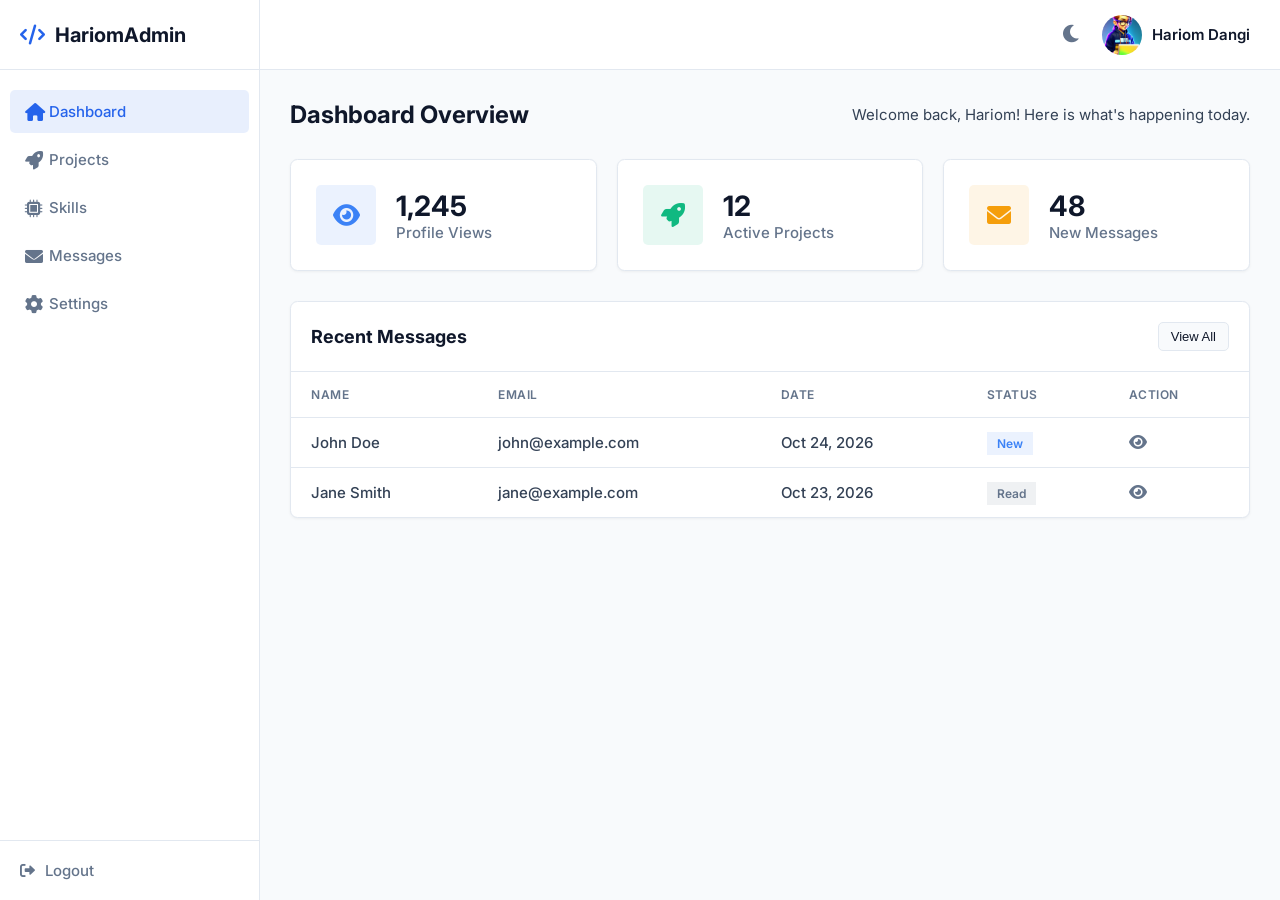
<file: admin.html>
<!DOCTYPE html>
<html lang="en">
<head>
    <meta charset="UTF-8" />
    <meta name="viewport" content="width=device-width, initial-scale=1.0" />
    <title>Admin Dashboard | Hariom Dangi</title>

    <!-- Font Awesome 6 (Free) -->
    <link rel="stylesheet" href="https://cdnjs.cloudflare.com/ajax/libs/font-awesome/6.0.0-beta3/css/all.min.css" />
    
    <!-- Admin Stylesheet -->
    <link rel="stylesheet" href="./admin.css" />
</head>
<body>
    
    <!-- Sidebar -->
    <aside class="sidebar" id="sidebar">
        <div class="sidebar-header">
            <a href="index.html" class="logo"><i class="fas fa-code"></i> HariomAdmin</a>
            <i class="fas fa-times" id="close-sidebar"></i>
        </div>
        <ul class="nav-links">
            <li><a href="#" class="active" data-target="dashboard"><i class="fas fa-home"></i> Dashboard</a></li>
            <li><a href="#" data-target="projects"><i class="fas fa-rocket"></i> Projects</a></li>
            <li><a href="#" data-target="skills"><i class="fas fa-microchip"></i> Skills</a></li>
            <li><a href="#" data-target="messages"><i class="fas fa-envelope"></i> Messages</a></li>
            <li><a href="#" data-target="settings"><i class="fas fa-cog"></i> Settings</a></li>
        </ul>
        <div class="sidebar-footer">
            <a href="index.html"><i class="fas fa-sign-out-alt"></i> Logout</a>
        </div>
    </aside>

    <!-- Main Content -->
    <main class="main-content">
        <!-- Top Navbar -->
        <header class="topbar">
            <div class="menu-toggle" id="menu-toggle">
                <i class="fas fa-bars"></i>
            </div>
            <div class="topbar-right">
                <button class="theme-toggle" id="theme-toggle" aria-label="Toggle Dark Mode">
                    <i class="fas fa-moon"></i>
                </button>
                <div class="profile">
                    <img src="./assets/images/imgg.avif" alt="Admin" />
                    <span>Hariom Dangi</span>
                </div>
            </div>
        </header>

        <!-- Dynamic Page Content -->
        <div class="content-wrapper" id="content-wrapper">
            
            <!-- Section: Dashboard -->
            <section id="dashboard" class="admin-section active">
                <div class="section-title">
                    <h2>Dashboard Overview</h2>
                    <p>Welcome back, Hariom! Here is what's happening today.</p>
                </div>

                <div class="stats-grid">
                    <div class="stat-card">
                        <div class="stat-icon" style="color: #3b82f6; background: rgba(59, 130, 246, 0.1);"><i class="fas fa-eye"></i></div>
                        <div class="stat-info">
                            <h3>1,245</h3>
                            <p>Profile Views</p>
                        </div>
                    </div>
                    <div class="stat-card">
                        <div class="stat-icon" style="color: #10b981; background: rgba(16, 185, 129, 0.1);"><i class="fas fa-rocket"></i></div>
                        <div class="stat-info">
                            <h3>12</h3>
                            <p>Active Projects</p>
                        </div>
                    </div>
                    <div class="stat-card">
                        <div class="stat-icon" style="color: #f59e0b; background: rgba(245, 158, 11, 0.1);"><i class="fas fa-envelope"></i></div>
                        <div class="stat-info">
                            <h3>48</h3>
                            <p>New Messages</p>
                        </div>
                    </div>
                </div>

                <div class="dashboard-tables">
                    <div class="panel">
                        <div class="panel-header">
                            <h3>Recent Messages</h3>
                            <button class="btn btn-sm">View All</button>
                        </div>
                        <div class="table-responsive">
                            <table>
                                <thead>
                                    <tr>
                                        <th>Name</th>
                                        <th>Email</th>
                                        <th>Date</th>
                                        <th>Status</th>
                                        <th>Action</th>
                                    </tr>
                                </thead>
                                <tbody>
                                    <tr>
                                        <td>John Doe</td>
                                        <td>john@example.com</td>
                                        <td>Oct 24, 2026</td>
                                        <td><span class="badge badge-new">New</span></td>
                                        <td><button class="btn-icon"><i class="fas fa-eye"></i></button></td>
                                    </tr>
                                    <tr>
                                        <td>Jane Smith</td>
                                        <td>jane@example.com</td>
                                        <td>Oct 23, 2026</td>
                                        <td><span class="badge badge-read">Read</span></td>
                                        <td><button class="btn-icon"><i class="fas fa-eye"></i></button></td>
                                    </tr>
                                </tbody>
                            </table>
                        </div>
                    </div>
                </div>
            </section>

            <!-- Section: Projects -->
            <section id="projects" class="admin-section">
                <div class="section-title">
                    <h2>Manage Projects</h2>
                </div>
                
                <!-- Add Project Form -->
                <div class="panel" style="margin-bottom: 3rem; padding: 2rem;">
                    <h3 style="margin-bottom: 1.5rem; color: var(--text-dark);">Add New Project</h3>
                    <form id="add-project-form" class="admin-form" style="padding: 0;">
                        <div class="form-group">
                            <label>Title</label>
                            <input type="text" name="title" required />
                        </div>
                        <div class="form-group">
                            <label>Tag (e.g., Laravel, MERN)</label>
                            <input type="text" name="tag" required />
                        </div>
                        <div class="form-group">
                            <label>Tech Stack (comma separated)</label>
                            <input type="text" name="techStack" required />
                        </div>
                        <div class="form-group">
                            <label>Live Link</label>
                            <input type="url" name="link" />
                        </div>
                        <button type="submit" class="btn btn-primary">Save Project</button>
                    </form>
                </div>

                <div class="panel">
                    <div class="table-responsive">
                        <table>
                            <thead>
                                <tr>
                                    <th>Title</th>
                                    <th>Tag</th>
                                    <th>Tech Stack</th>
                                    <th>Actions</th>
                                </tr>
                            </thead>
                            <tbody>
                                <!-- Loaded via JS -->
                            </tbody>
                        </table>
                    </div>
                </div>
            </section>

            <!-- Section: Skills -->
            <section id="skills" class="admin-section">
                <div class="section-title">
                    <h2>Manage Skills</h2>
                </div>
                
                <!-- Add Skill Form -->
                <div class="panel" style="margin-bottom: 3rem; padding: 2rem;">
                    <h3 style="margin-bottom: 1.5rem; color: var(--text-dark);">Add New Skill</h3>
                    <form id="add-skill-form" class="admin-form" style="padding: 0; display: flex; gap: 2rem; align-items: flex-end;">
                        <div class="form-group" style="flex: 1; margin: 0;">
                            <label>Skill Name</label>
                            <input type="text" name="name" required />
                        </div>
                        <div class="form-group" style="flex: 1; margin: 0;">
                            <label>Icon URL (SVG/PNG)</label>
                            <input type="url" name="icon" required />
                        </div>
                        <button type="submit" class="btn btn-primary">Add</button>
                    </form>
                </div>

                <div class="skills-admin-grid">
                    <!-- Skills will be loaded here via JS -->
                </div>
            </section>
            
            <!-- Section: Messages -->
            <section id="messages" class="admin-section">
                <div class="section-title">
                    <h2>Messages Inbox</h2>
                </div>
                <div class="panel">
                    <p style="padding: 3rem; text-align: center; color: var(--text-muted);">Inbox is empty or loading...</p>
                </div>
            </section>

            <!-- Section: Settings -->
            <section id="settings" class="admin-section">
                <div class="section-title">
                    <h2>Settings</h2>
                </div>
                <div class="panel" style="max-width: 60rem;">
                    <form class="admin-form">
                        <div class="form-group">
                            <label>Admin Name</label>
                            <input type="text" value="Hariom Dangi" />
                        </div>
                        <div class="form-group">
                            <label>Email Address</label>
                            <input type="email" value="hariomdangi266@gmail.com" />
                        </div>
                        <div class="form-group">
                            <label>New Password</label>
                            <input type="password" placeholder="Leave blank to keep current" />
                        </div>
                        <button type="submit" class="btn btn-primary">Save Changes</button>
                    </form>
                </div>
            </section>

        </div>
    </main>

    <script src="./admin.js"></script>
</body>
</html>
</file>
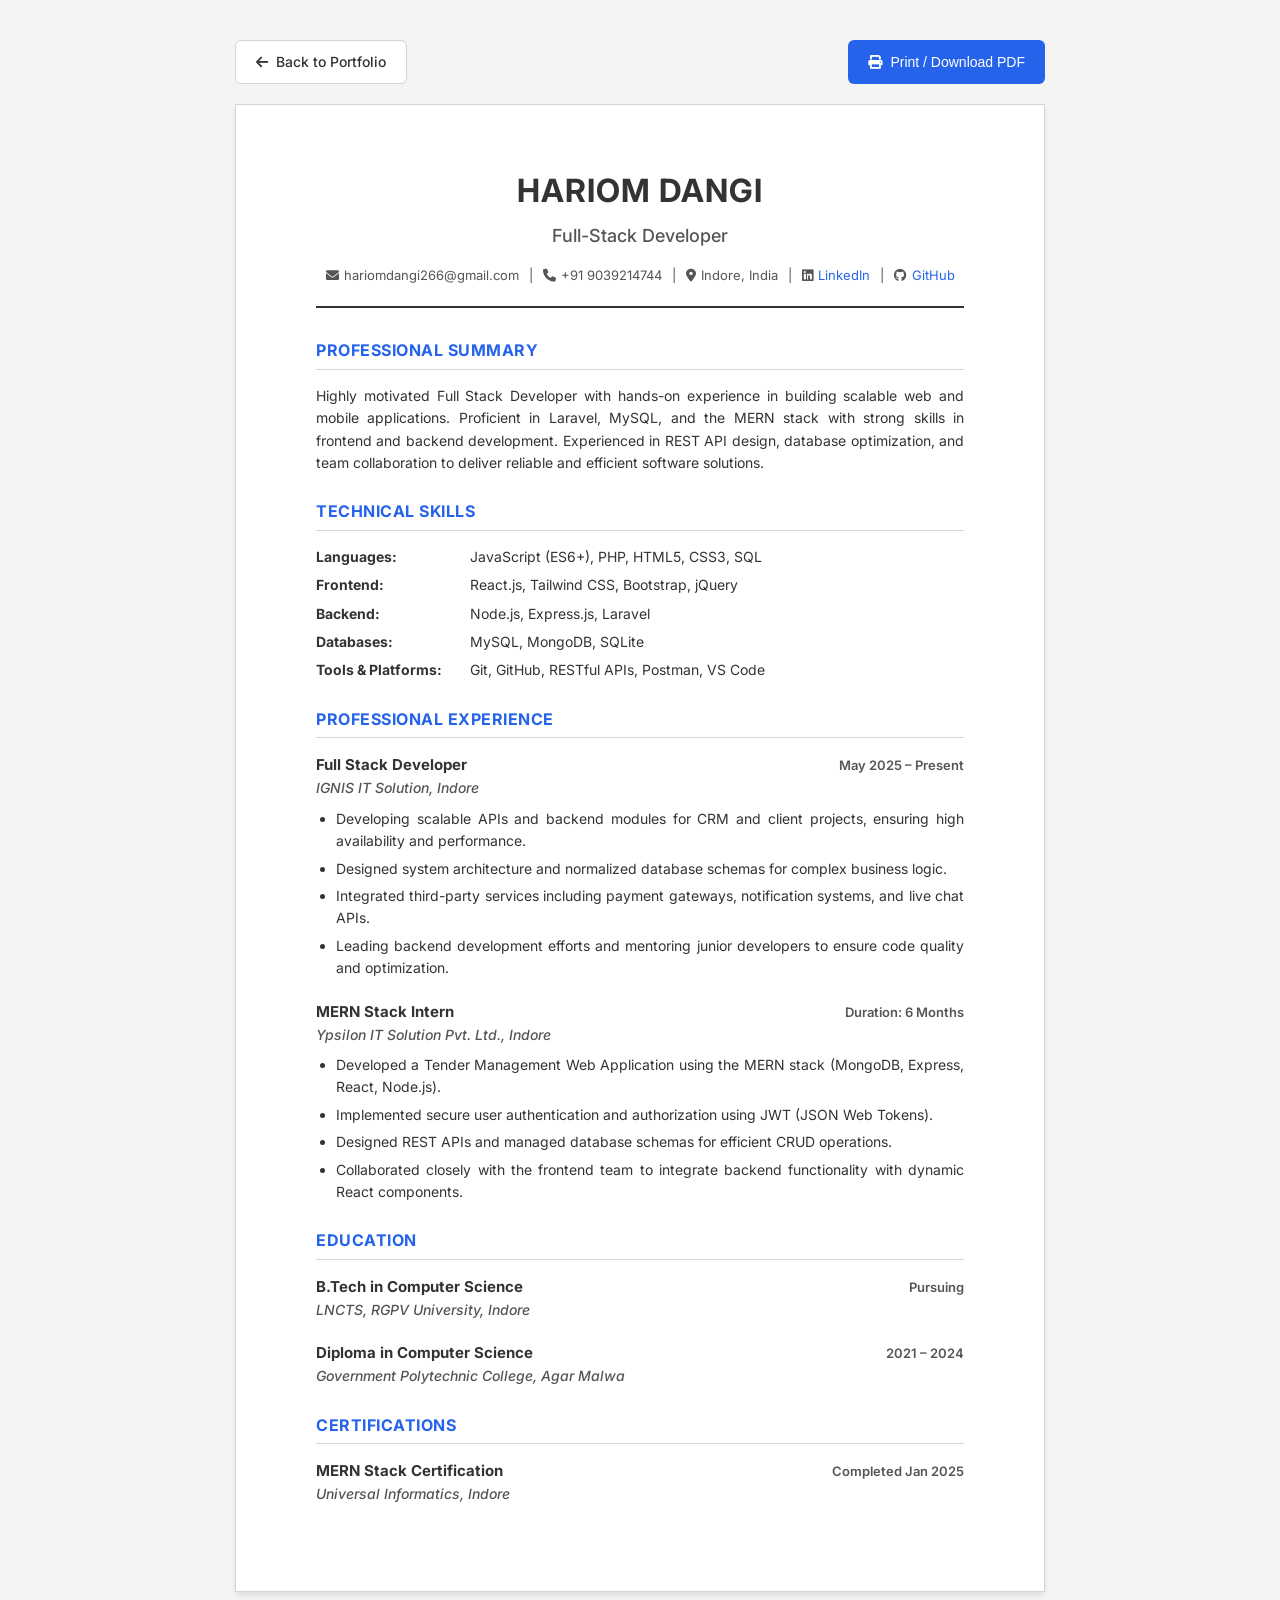
<file: resume.html>
<!DOCTYPE html>
<html lang="en">

<head>
    <meta charset="UTF-8" />
    <meta name="viewport" content="width=device-width, initial-scale=1.0" />
    <meta name="description" content="Hariom Dangi - Full-Stack Developer Resume" />
    <title>Hariom Dangi - Resume</title>

    <!-- Font Awesome -->
    <link rel="stylesheet" href="https://cdnjs.cloudflare.com/ajax/libs/font-awesome/6.0.0-beta3/css/all.min.css" />

    <!-- Resume Styles -->
    <link rel="stylesheet" href="./resume.css" />
</head>

<body>

    <div class="resume-container">
        <!-- Actions -->
        <div class="resume-actions no-print">
            <a href="index.html" class="btn btn-outline"><i class="fas fa-arrow-left"></i> Back to Portfolio</a>
            <button onclick="window.print()" class="btn btn-primary"><i class="fas fa-print"></i> Print / Download
                PDF</button>
        </div>

        <!-- Resume Content (ATS Friendly) -->
        <div class="resume-document">

            <header class="resume-header">
                <h1>Hariom Dangi</h1>
                <h2>Full-Stack Developer</h2>
                <div class="contact-info">
                    <span><i class="fas fa-envelope"></i> hariomdangi266@gmail.com</span> |
                    <span><i class="fas fa-phone"></i> +91 9039214744</span> |
                    <span><i class="fas fa-map-marker-alt"></i> Indore, India</span> |
                    <span><i class="fab fa-linkedin"></i> <a
                            href="https://www.linkedin.com/in/hariom-dangi-2a5a51325">LinkedIn</a></span> |
                    <span><i class="fab fa-github"></i> <a href="https://github.com/hariom903">GitHub</a></span>
                </div>
            </header>

            <section class="resume-section">
                <h3 class="section-title">Professional Summary</h3>
                <p class="summary-text">
                    Highly motivated Full Stack Developer with hands-on experience in building scalable web and mobile
                    applications. Proficient in Laravel, MySQL, and the MERN stack with strong skills in frontend and
                    backend development. Experienced in REST API design, database optimization, and team collaboration
                    to deliver reliable and efficient software solutions.
                </p>
            </section>

            <section class="resume-section">
                <h3 class="section-title">Technical Skills</h3>
                <ul class="skills-list">
                    <li><strong>Languages:</strong> JavaScript (ES6+), PHP, HTML5, CSS3, SQL</li>
                    <li><strong>Frontend:</strong> React.js, Tailwind CSS, Bootstrap, jQuery</li>
                    <li><strong>Backend:</strong> Node.js, Express.js, Laravel</li>
                    <li><strong>Databases:</strong> MySQL, MongoDB, SQLite</li>
                    <li><strong>Tools & Platforms:</strong> Git, GitHub, RESTful APIs, Postman, VS Code</li>
                </ul>
            </section>

            <section class="resume-section">
                <h3 class="section-title">Professional Experience</h3>

                <article class="experience-item">
                    <div class="item-header">
                        <div class="item-title-group">
                            <h4 class="job-title">Full Stack Developer</h4>
                            <span class="company-name">IGNIS IT Solution, Indore</span>
                        </div>
                        <div class="item-date">May 2025 – Present</div>
                    </div>
                    <ul class="experience-details">
                        <li>Developing scalable APIs and backend modules for CRM and client projects, ensuring high
                            availability and performance.</li>
                        <li>Designed system architecture and normalized database schemas for complex business logic.
                        </li>
                        <li>Integrated third-party services including payment gateways, notification systems, and live
                            chat APIs.</li>
                        <li>Leading backend development efforts and mentoring junior developers to ensure code quality
                            and optimization.</li>
                    </ul>
                </article>

                <article class="experience-item">
                    <div class="item-header">
                        <div class="item-title-group">
                            <h4 class="job-title">MERN Stack Intern</h4>
                            <span class="company-name">Ypsilon IT Solution Pvt. Ltd., Indore</span>
                        </div>
                        <div class="item-date">Duration: 6 Months</div>
                    </div>
                    <ul class="experience-details">
                        <li>Developed a Tender Management Web Application using the MERN stack (MongoDB, Express, React,
                            Node.js).</li>
                        <li>Implemented secure user authentication and authorization using JWT (JSON Web Tokens).</li>
                        <li>Designed REST APIs and managed database schemas for efficient CRUD operations.</li>
                        <li>Collaborated closely with the frontend team to integrate backend functionality with dynamic
                            React components.</li>
                    </ul>
                </article>
            </section>

            <section class="resume-section">
                <h3 class="section-title">Education</h3>

                <article class="education-item">
                    <div class="item-header">
                        <div class="item-title-group">
                            <h4 class="degree">B.Tech in Computer Science</h4>
                            <span class="school">LNCTS, RGPV University, Indore</span>
                        </div>
                        <div class="item-date">Pursuing</div>
                    </div>
                </article>

                <article class="education-item">
                    <div class="item-header">
                        <div class="item-title-group">
                            <h4 class="degree">Diploma in Computer Science</h4>
                            <span class="school">Government Polytechnic College, Agar Malwa</span>
                        </div>
                        <div class="item-date">2021 – 2024</div>
                    </div>
                </article>
            </section>

            <section class="resume-section">
                <h3 class="section-title">Certifications</h3>
                <article class="cert-item">
                    <div class="item-header">
                        <div class="item-title-group">
                            <h4 class="cert-name">MERN Stack Certification</h4>
                            <span class="cert-issuer">Universal Informatics, Indore</span>
                        </div>
                        <div class="item-date">Completed Jan 2025</div>
                    </div>
                </article>
            </section>

        </div>
    </div>

</body>

</html>
</file>
<file: admin.css>
@import url('https://fonts.googleapis.com/css2?family=Inter:wght@300;400;500;600;700&display=swap');

:root {
    --bg-main: #f8fafc;
    --bg-panel: #ffffff;
    --border-color: #e2e8f0;
    
    --primary: #2563eb;
    --primary-hover: #1d4ed8;
    
    --text-main: #334155;
    --text-muted: #64748b;
    --text-dark: #0f172a;
    
    --sidebar-width: 260px;
    
    --shadow-sm: 0 1px 3px rgba(0,0,0,0.05);
    --shadow-md: 0 4px 6px -1px rgba(0, 0, 0, 0.05);
    
    --radius-md: 0.5rem;
    --radius-lg: 0.75rem;
    
    --transition: all 0.25s ease;
}

[data-theme="dark"] {
    --bg-main: #0f172a;
    --bg-panel: #1e293b;
    --border-color: #334155;
    
    --primary: #3b82f6;
    --primary-hover: #60a5fa;
    
    --text-main: #cbd5e1;
    --text-muted: #94a3b8;
    --text-dark: #f8fafc;
    
    --shadow-sm: 0 1px 3px rgba(0,0,0,0.3);
    --shadow-md: 0 4px 6px -1px rgba(0,0,0,0.4);
}

* {
    margin: 0; padding: 0; box-sizing: border-box;
    text-decoration: none; list-style: none; outline: none; border: none;
}

html { font-size: 62.5%; }

body {
    font-family: 'Inter', sans-serif;
    background: var(--bg-main);
    color: var(--text-main);
    font-size: 1.5rem;
    transition: background-color 0.3s, color 0.3s;
}

/* Sidebar */
.sidebar {
    position: fixed;
    top: 0; left: 0;
    width: var(--sidebar-width);
    height: 100vh;
    background: var(--bg-panel);
    border-right: 1px solid var(--border-color);
    display: flex;
    flex-direction: column;
    transition: var(--transition);
    z-index: 100;
}

.sidebar-header {
    height: 70px;
    display: flex;
    align-items: center;
    justify-content: space-between;
    padding: 0 2rem;
    border-bottom: 1px solid var(--border-color);
}

.sidebar-header .logo {
    font-size: 2rem;
    font-weight: 700;
    color: var(--text-dark);
}
.sidebar-header .logo i { color: var(--primary); margin-right: 0.5rem; }

#close-sidebar {
    display: none;
    font-size: 2rem;
    cursor: pointer;
    color: var(--text-muted);
}

.nav-links {
    flex: 1;
    padding: 2rem 1rem;
}

.nav-links li { margin-bottom: 0.5rem; }

.nav-links a {
    display: flex;
    align-items: center;
    padding: 1.2rem 1.5rem;
    color: var(--text-muted);
    font-weight: 500;
    border-radius: var(--radius-md);
    transition: var(--transition);
}

.nav-links a i {
    width: 2.4rem;
    font-size: 1.8rem;
}

.nav-links a:hover, .nav-links a.active {
    background: rgba(37, 99, 235, 0.1);
    color: var(--primary);
}

.sidebar-footer {
    padding: 2rem;
    border-top: 1px solid var(--border-color);
}
.sidebar-footer a {
    display: flex;
    align-items: center;
    color: var(--text-muted);
    font-weight: 500;
    transition: var(--transition);
}
.sidebar-footer a i { margin-right: 1rem; }
.sidebar-footer a:hover { color: #ef4444; }

/* Main Content */
.main-content {
    margin-left: var(--sidebar-width);
    min-height: 100vh;
    display: flex;
    flex-direction: column;
    transition: var(--transition);
}

.topbar {
    height: 70px;
    background: var(--bg-panel);
    border-bottom: 1px solid var(--border-color);
    display: flex;
    align-items: center;
    justify-content: space-between;
    padding: 0 3rem;
}

.menu-toggle {
    font-size: 2.2rem;
    cursor: pointer;
    color: var(--text-dark);
    display: none;
}

.topbar-right {
    display: flex;
    align-items: center;
    gap: 2rem;
    margin-left: auto;
}

.theme-toggle {
    background: transparent;
    color: var(--text-muted);
    font-size: 2rem;
    cursor: pointer;
}

.profile {
    display: flex;
    align-items: center;
    gap: 1rem;
}
.profile img {
    width: 4rem; height: 4rem;
    border-radius: 50%;
    object-fit: cover;
}
.profile span {
    font-weight: 600;
    color: var(--text-dark);
}

/* Content Area */
.content-wrapper {
    padding: 3rem;
    flex: 1;
}

.admin-section { display: none; }
.admin-section.active { display: block; animation: fadeIn 0.3s ease; }

@keyframes fadeIn {
    from { opacity: 0; transform: translateY(10px); }
    to { opacity: 1; transform: translateY(0); }
}

.section-title {
    display: flex;
    justify-content: space-between;
    align-items: center;
    margin-bottom: 3rem;
}

.section-title h2 {
    font-size: 2.4rem;
    font-weight: 700;
    color: var(--text-dark);
}

/* Stats Grid */
.stats-grid {
    display: grid;
    grid-template-columns: repeat(auto-fit, minmax(25rem, 1fr));
    gap: 2rem;
    margin-bottom: 3rem;
}

.stat-card {
    background: var(--bg-panel);
    border: 1px solid var(--border-color);
    border-radius: var(--radius-lg);
    padding: 2.5rem;
    display: flex;
    align-items: center;
    gap: 2rem;
    box-shadow: var(--shadow-sm);
}

.stat-icon {
    width: 6rem; height: 6rem;
    border-radius: var(--radius-md);
    display: flex;
    align-items: center;
    justify-content: center;
    font-size: 2.4rem;
}

.stat-info h3 {
    font-size: 2.8rem;
    color: var(--text-dark);
}
.stat-info p {
    color: var(--text-muted);
    font-weight: 500;
}

/* Panels */
.panel {
    background: var(--bg-panel);
    border: 1px solid var(--border-color);
    border-radius: var(--radius-lg);
    box-shadow: var(--shadow-sm);
    overflow: hidden;
}

.panel-header {
    display: flex;
    justify-content: space-between;
    align-items: center;
    padding: 2rem;
    border-bottom: 1px solid var(--border-color);
}
.panel-header h3 { font-size: 1.8rem; color: var(--text-dark); }

/* Tables */
.table-responsive { overflow-x: auto; }
table {
    width: 100%;
    border-collapse: collapse;
}
th, td {
    padding: 1.5rem 2rem;
    text-align: left;
    border-bottom: 1px solid var(--border-color);
}
th {
    font-weight: 600;
    color: var(--text-muted);
    text-transform: uppercase;
    font-size: 1.2rem;
    letter-spacing: 0.5px;
}
td { color: var(--text-main); font-weight: 500; }
tr:last-child td { border-bottom: none; }

.badge {
    padding: 0.4rem 1rem;
    border-radius: var(--radius-pill);
    font-size: 1.2rem;
    font-weight: 600;
}
.badge-new { background: rgba(59, 130, 246, 0.1); color: #3b82f6; }
.badge-read { background: rgba(100, 116, 139, 0.1); color: #64748b; }
.tag { background: rgba(59, 130, 246, 0.1); color: #3b82f6; padding: 0.4rem 1rem; border-radius: var(--radius-md); font-size: 1.2rem; }

/* Buttons */
.btn {
    display: inline-flex;
    align-items: center;
    gap: 0.8rem;
    padding: 1rem 2rem;
    border-radius: var(--radius-md);
    font-weight: 500;
    cursor: pointer;
    transition: var(--transition);
}
.btn-sm { padding: 0.6rem 1.2rem; font-size: 1.3rem; background: var(--bg-main); border: 1px solid var(--border-color); color: var(--text-dark); }
.btn-primary { background: var(--primary); color: #fff; }
.btn-primary:hover { background: var(--primary-hover); }
.btn-icon { background: none; color: var(--text-muted); font-size: 1.6rem; cursor: pointer; transition: var(--transition); margin-right: 0.5rem; }
.btn-icon:hover { color: var(--primary); }
.text-danger:hover { color: #ef4444; }
.text-primary:hover { color: var(--primary); }

/* Forms */
.admin-form { padding: 3rem; }
.form-group { margin-bottom: 2rem; }
.form-group label { display: block; font-weight: 500; color: var(--text-dark); margin-bottom: 0.8rem; }
.form-group input {
    width: 100%; padding: 1.2rem 1.5rem;
    background: var(--bg-main);
    border: 1px solid var(--border-color);
    border-radius: var(--radius-md);
    color: var(--text-main);
    font-size: 1.5rem;
}
.form-group input:focus { border-color: var(--primary); }

/* Skills Grid */
.skills-admin-grid { display: grid; grid-template-columns: repeat(auto-fill, minmax(18rem, 1fr)); gap: 2rem; }
.skill-edit-card {
    background: var(--bg-panel);
    border: 1px solid var(--border-color);
    border-radius: var(--radius-lg);
    padding: 2rem;
    text-align: center;
}
.skill-edit-card img { width: 5rem; height: 5rem; margin-bottom: 1rem; }
.skill-edit-card h4 { color: var(--text-dark); margin-bottom: 1.5rem; }
.skill-edit-card .actions { display: flex; justify-content: center; gap: 1rem; border-top: 1px solid var(--border-color); padding-top: 1.5rem; }

/* Responsive */
@media (max-width: 992px) {
    .sidebar { transform: translateX(-100%); }
    .sidebar.active { transform: translateX(0); }
    .main-content { margin-left: 0; }
    .menu-toggle { display: block; }
    #close-sidebar { display: block; }
}
</file>
<file: resume.css>
@import url('https://fonts.googleapis.com/css2?family=Inter:wght@400;500;600;700&display=swap');

:root {
    --text-main: #333333;
    --text-muted: #555555;
    --primary: #2563eb;
    --bg-page: #f4f4f5;
    --bg-paper: #ffffff;
    --border-color: #d4d4d8;
}

* {
    margin: 0;
    padding: 0;
    box-sizing: border-box;
}

body {
    background-color: var(--bg-page);
    font-family: 'Inter', Helvetica, Arial, sans-serif;
    color: var(--text-main);
    line-height: 1.6;
    font-size: 14px;
}

a {
    color: var(--primary);
    text-decoration: none;
}

a:hover {
    text-decoration: underline;
}

.resume-container {
    max-width: 850px;
    margin: 40px auto;
    padding: 0 20px;
}

/* Actions */
.resume-actions {
    display: flex;
    justify-content: space-between;
    margin-bottom: 20px;
}

.btn {
    padding: 10px 20px;
    border-radius: 6px;
    font-weight: 500;
    cursor: pointer;
    display: inline-flex;
    align-items: center;
    gap: 8px;
    border: none;
    font-size: 14px;
}

.btn-primary {
    background-color: var(--primary);
    color: #fff;
}

.btn-primary:hover {
    background-color: #1d4ed8;
}

.btn-outline {
    background-color: #fff;
    border: 1px solid var(--border-color);
    color: var(--text-main);
}

.btn-outline:hover {
    background-color: #f4f4f5;
}

/* Document */
.resume-document {
    background: var(--bg-paper);
    padding: 60px 80px;
    box-shadow: 0 4px 6px -1px rgba(0, 0, 0, 0.1);
    border: 1px solid var(--border-color);
}

.resume-header {
    text-align: center;
    border-bottom: 2px solid var(--text-main);
    padding-bottom: 20px;
    margin-bottom: 30px;
}

.resume-header h1 {
    font-size: 32px;
    font-weight: 700;
    margin-bottom: 5px;
    letter-spacing: 1px;
    text-transform: uppercase;
}

.resume-header h2 {
    font-size: 18px;
    font-weight: 500;
    color: var(--text-muted);
    margin-bottom: 15px;
}

.contact-info {
    font-size: 13px;
    color: var(--text-muted);
    display: flex;
    flex-wrap: wrap;
    justify-content: center;
    gap: 10px;
}

.contact-info span {
    display: flex;
    align-items: center;
    gap: 5px;
}

/* Sections */
.resume-section {
    margin-bottom: 25px;
}

.section-title {
    font-size: 16px;
    font-weight: 700;
    text-transform: uppercase;
    color: var(--primary);
    border-bottom: 1px solid var(--border-color);
    padding-bottom: 5px;
    margin-bottom: 15px;
    letter-spacing: 0.5px;
}

.summary-text {
    text-align: justify;
}

.skills-list {
    list-style: none;
}

.skills-list li {
    margin-bottom: 6px;
}

.skills-list strong {
    display: inline-block;
    width: 150px;
    color: var(--text-main);
}

/* Items (Experience & Education) */
.experience-item, .education-item, .cert-item {
    margin-bottom: 20px;
}

.experience-item:last-child, .education-item:last-child {
    margin-bottom: 0;
}

.item-header {
    display: flex;
    justify-content: space-between;
    align-items: baseline;
    margin-bottom: 8px;
}

.job-title, .degree, .cert-name {
    font-size: 15px;
    font-weight: 700;
}

.company-name, .school, .cert-issuer {
    font-size: 14px;
    font-weight: 500;
    color: var(--text-muted);
    font-style: italic;
    display: block;
}

.item-date {
    font-size: 13px;
    font-weight: 600;
    color: var(--text-muted);
    white-space: nowrap;
}

.experience-details {
    padding-left: 20px;
}

.experience-details li {
    margin-bottom: 5px;
    text-align: justify;
}

/* Print Styles for ATS / PDF */
@media print {
    body {
        background: none;
        font-size: 12px;
    }
    .resume-container {
        margin: 0;
        padding: 0;
        max-width: 100%;
    }
    .resume-document {
        padding: 0;
        box-shadow: none;
        border: none;
    }
    .no-print {
        display: none !important;
    }
    .skills-list strong {
        width: 120px;
    }
}
</file>
